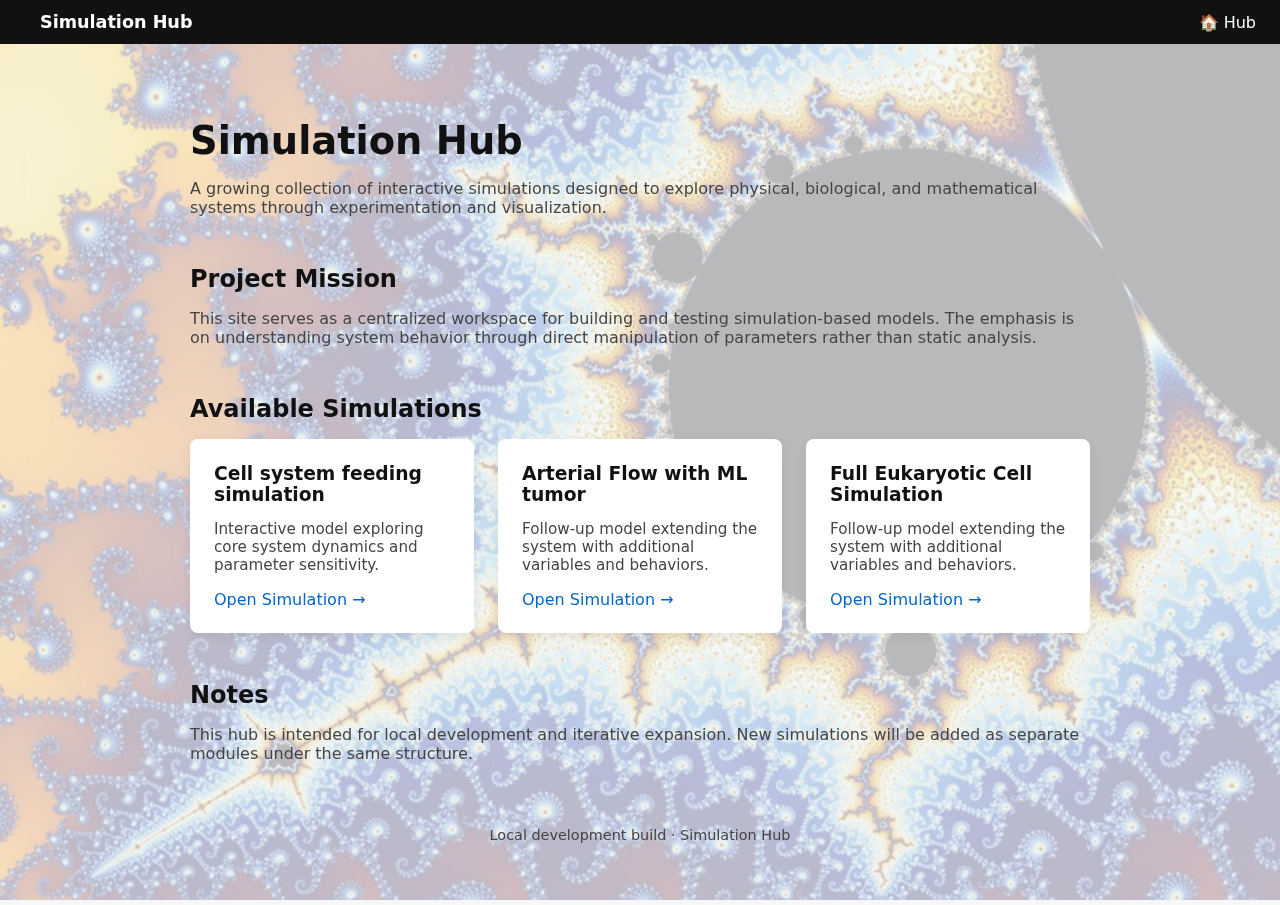
<file: index.html>
<!DOCTYPE html>
<html lang="en">
<head>
  <meta charset="UTF-8" />
  <title>Simulation Hub</title>

  <link rel="stylesheet" href="/shared/navbar.css">

  <style>
    body {
      margin: 0;
  font-family: system-ui, sans-serif;
  background: #f6f7f9;
  color: #111;
  position: relative;
    }

    .container {
      max-width: 900px;
      margin: auto;
      padding: 3rem 1.5rem;
    }

    h1 {
      font-size: 2.4rem;
      margin-bottom: 0.5rem;
    }

    h2 {
      margin-top: 3rem;
      margin-bottom: 1rem;
    }

    p {
      color: #444;
    }

    .hero {
      margin-bottom: 3rem;
    }

    .sim-grid {
      display: grid;
      grid-template-columns: repeat(auto-fit, minmax(260px, 1fr));
      gap: 1.5rem;
    }

    .sim-card {
      background: white;
      padding: 1.5rem;
      border-radius: 8px;
      box-shadow: 0 4px 12px rgba(0,0,0,0.06);
    }

    .sim-card h3 {
      margin-top: 0;
      margin-bottom: 0.5rem;
    }

    .sim-card p {
      font-size: 0.95rem;
      margin-bottom: 1rem;
    }

    .sim-card a {
      text-decoration: none;
      font-weight: 500;
      color: #0066cc;
    }

    footer {
      margin-top: 4rem;
      text-align: center;
      font-size: 0.9rem;
      color: #666;
    }

body::before {
  content: "";
  position: fixed;
  inset: 0;
  background-image: url("./fractal.jpg");
  background-size: cover;
  background-position: center;
  background-repeat: no-repeat;
  opacity: 0.25; /* adjust this (0.05–0.12 is the sweet spot) */
  z-index: -1;
}

  </style>
</head>

<body>
  <script src="/shared/navbar.js"></script>

  <div class="container">

    <!-- HERO / MISSION -->
    <section class="hero">
      <h1>Simulation Hub</h1>
      <p>
        A growing collection of interactive simulations designed to explore
        physical, biological, and mathematical systems through experimentation
        and visualization.
      </p>
    </section>

    <!-- ABOUT -->
    <section>
      <h2>Project Mission</h2>
      <p>
        This site serves as a centralized workspace for building and testing
        simulation-based models. The emphasis is on understanding system behavior
        through direct manipulation of parameters rather than static analysis.
      </p>
    </section>

    <!-- SIMULATIONS -->
    <section>
      <h2>Available Simulations</h2>

      <div class="sim-grid">


        <div class="sim-card">
          <h3>Cell system feeding simulation</h3>
          <p>
            Interactive model exploring core system dynamics and parameter
            sensitivity.
          </p>
          <a href="./sims/Simulation_1.0/">Open Simulation →</a>
        </div>


        <div class="sim-card">
          <h3>Arterial Flow with ML tumor</h3>
          <p>
            Follow-up model extending the system with additional variables
            and behaviors.
          </p>
          <a href="./sims/Simulation_2.0/">Open Simulation →</a>
        </div>


        <div class="sim-card">
          <h3>Full Eukaryotic Cell Simulation</h3>
          <p>
            Follow-up model extending the system with additional variables
            and behaviors.
          </p>
          <a href="./sims/Simulation_3.0/">Open Simulation →</a>
        </div>
      </div>
    </section>

    <!-- NOTES -->
    <section>
      <h2>Notes</h2>
      <p>
        This hub is intended for local development and iterative expansion.
        New simulations will be added as separate modules under the same
        structure.
      </p>
    </section>

    <footer>
      <p>Local development build · Simulation Hub</p>
    </footer>

  </div>
</body>
</html>
</file>
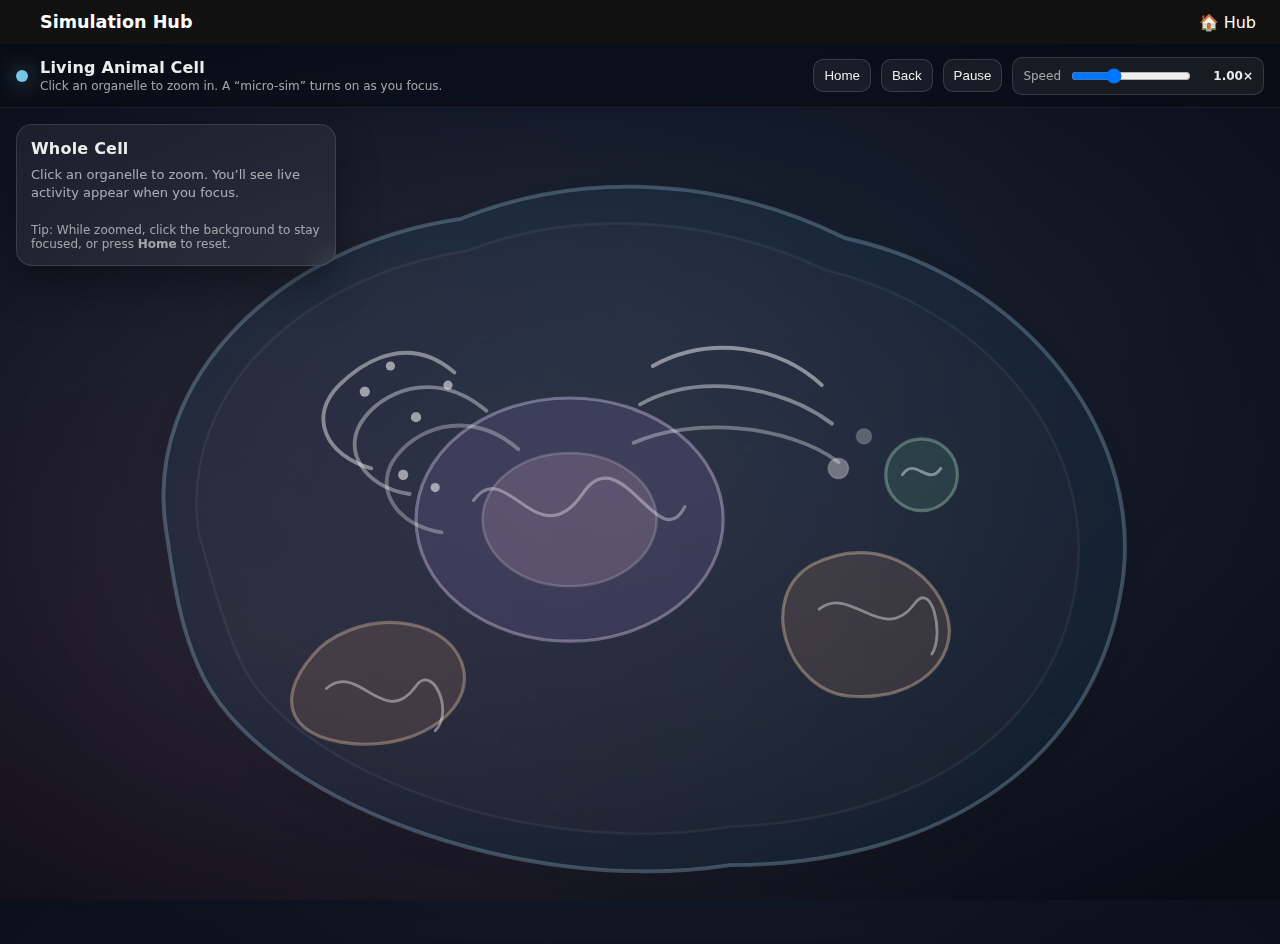
<file: sims/Simulation_3.0/index.html>
<!doctype html>
<html lang="en">
<head>
          <link rel="stylesheet" href="/shared/navbar.css">
  <meta charset="UTF-8" />
  <meta name="viewport" content="width=device-width,initial-scale=1" />
  <title>Living Animal Cell — Zoomable Organelle Simulation</title>
  <link rel="stylesheet" href="./cell.css" />
</head>
<body>
          <script src="/shared/navbar.js"></script>
  <header class="topbar">
    <div class="brand">
      <div class="dot"></div>
      <div>
        <div class="title">Living Animal Cell</div>
        <div class="subtitle">Click an organelle to zoom in. A “micro-sim” turns on as you focus.</div>
      </div>
    </div>

    <div class="controls">
      <button id="btnHome" title="Reset view">Home</button>
      <button id="btnBack" title="Back to previous view">Back</button>
      <button id="btnToggle" title="Pause/Play">Pause</button>

      <label class="speed">
        Speed
        <input id="speed" type="range" min="0.25" max="2.5" value="1" step="0.05" />
        <span id="speedVal">1.00×</span>
      </label>
    </div>
  </header>

  <main class="stage">
    <div class="panel" id="infoPanel">
      <div class="panel-title" id="panelTitle">Whole Cell</div>
      <div class="panel-body" id="panelBody">
        Click an organelle to zoom. You’ll see live activity appear when you focus.
      </div>
      <div class="panel-stats" id="panelStats"></div>
      <div class="panel-hint">
        Tip: While zoomed, click the background to stay focused, or press <b>Home</b> to reset.
      </div>
    </div>

    <svg
      id="cellSvg"
      viewBox="0 0 1000 650"
      class="cell-svg"
      role="img"
      aria-label="Interactive living animal cell simulation"
    >
      <!-- Background -->
      <defs>
        <radialGradient id="bgGrad" cx="50%" cy="45%" r="70%">
          <stop offset="0%" stop-color="rgba(255,255,255,0.06)" />
          <stop offset="100%" stop-color="rgba(255,255,255,0.00)" />
        </radialGradient>

        <filter id="softGlow" x="-50%" y="-50%" width="200%" height="200%">
          <feGaussianBlur stdDeviation="3" result="blur"/>
          <feColorMatrix in="blur" type="matrix"
            values="1 0 0 0 0
                    0 1 0 0 0
                    0 0 1 0 0
                    0 0 0 0.6 0" result="glow"/>
          <feMerge>
            <feMergeNode in="glow"/>
            <feMergeNode in="SourceGraphic"/>
          </feMerge>
        </filter>

        <filter id="shadow" x="-50%" y="-50%" width="200%" height="200%">
          <feDropShadow dx="0" dy="6" stdDeviation="8" flood-color="rgba(0,0,0,0.35)" />
        </filter>
      </defs>

      <rect x="0" y="0" width="1000" height="650" fill="url(#bgGrad)"></rect>

      <!-- Cytoplasm field (subtle flow) -->
      <g id="cytoField" opacity="0.9"></g>

      <!-- Cell membrane -->
      <g id="membrane" filter="url(#shadow)">
        <path
          id="cellBoundary"
          d="M130,330 C110,210 220,105 360,85 C460,45 570,55 660,100 C800,130 900,255 875,380 C850,520 720,590 570,590 C410,615 200,540 155,435 C140,400 136,370 130,330 Z"
          class="membrane"
        />
        <path
          d="M155,330 C140,220 235,130 365,110 C455,75 560,85 645,125 C770,155 860,260 840,375 C820,495 705,555 570,560 C420,585 235,520 190,435 C175,405 165,365 155,330 Z"
          class="membrane-inner"
          opacity="0.45"
        />
      </g>

      <!-- Organelles layer -->
      <g id="organelles">

        <!-- Nucleus -->
        <g class="organelle" data-organelle="nucleus">
          <ellipse cx="445" cy="320" rx="120" ry="95" class="nucleus" />
          <ellipse cx="445" cy="320" rx="68" ry="52" class="nucleolus" />
          <path d="M370,305 C395,270 420,350 455,300 C485,255 515,350 535,310"
                class="chromatin" />
          <text x="445" y="430" text-anchor="middle" class="label">Nucleus</text>

          <!-- Micro detail: DNA strand (shown on focus) -->
          <g class="detail" data-detail="nucleus">
            <path d="M380,315 C410,260 450,390 510,300 C555,235 600,380 615,320"
                  class="dna" />
            <path d="M385,335 C420,280 450,420 520,320 C560,265 595,400 610,340"
                  class="dna" opacity="0.6" />
          </g>
        </g>

        <!-- Mitochondria -->
        <g class="organelle" data-organelle="mito1">
          <path d="M635,355 C685,330 730,360 740,395 C750,430 715,462 665,458 C615,455 590,380 635,355 Z"
                class="mito" />
          <path
  d="M640,390 C665,370 690,420 715,385 C728,368 738,410 728,425"
  class="cristae focus-target"
  data-focus="mito1_cristae"
/>

          <text x="665" y="500" text-anchor="middle" class="label">Mitochondrion</text>

          <g class="detail" data-detail="mito1">
            <path d="M635,395 C660,360 700,440 735,392" class="cristae" opacity="0.9"/>
            <path d="M635,410 C665,380 700,455 738,408" class="cristae" opacity="0.65"/>
          </g>
        </g>

        <g class="organelle" data-organelle="mito2">
          <path d="M250,420 C285,390 345,395 360,430 C375,465 330,500 275,495 C220,490 215,455 250,420 Z"
                class="mito" opacity="0.95"/>
          <path d="M255,452 C280,430 300,485 325,450 C338,432 355,470 340,485"
                class="cristae" />
          <text x="285" y="545" text-anchor="middle" class="label">Mitochondrion</text>

          <g class="detail" data-detail="mito2">
            <path d="M252,460 C282,420 320,510 360,452" class="cristae" opacity="0.9"/>
            <path d="M252,475 C285,445 320,525 360,470" class="cristae" opacity="0.65"/>
          </g>
        </g>

        <!-- Golgi -->
        <g class="organelle" data-organelle="golgi">
          <path d="M510,200 C555,175 610,185 642,215" class="golgi" />
          <path d="M500,230 C545,205 610,215 650,245" class="golgi" opacity="0.85"/>
          <path d="M495,260 C540,240 615,245 655,275" class="golgi" opacity="0.7"/>
          <circle cx="655" cy="280" r="8" class="vesicle" />
          <circle cx="675" cy="255" r="6" class="vesicle" opacity="0.75"/>
          <text x="575" y="165" text-anchor="middle" class="label">Golgi</text>

          <g class="detail" data-detail="golgi">
            <circle cx="695" cy="265" r="7" class="vesicle" opacity="0.9"/>
            <circle cx="680" cy="295" r="6" class="vesicle" opacity="0.7"/>
          </g>
        </g>

        <!-- Rough ER -->
        <g class="organelle" data-organelle="rer">
          <path d="M355,205 C320,175 285,195 265,215 C240,240 255,270 290,280"
                class="er" />
          <path d="M380,235 C345,205 305,215 285,240 C265,265 285,295 320,300"
                class="er" opacity="0.85"/>
          <path d="M405,265 C370,235 330,245 310,270 C290,295 310,325 345,330"
                class="er" opacity="0.7"/>
          <!-- ribosomes -->
          <g class="ribos">
            <circle cx="285" cy="220" r="4" class="ribosome"/>
            <circle cx="305" cy="200" r="3.6" class="ribosome"/>
            <circle cx="325" cy="240" r="4" class="ribosome"/>
            <circle cx="350" cy="215" r="3.6" class="ribosome"/>
            <circle cx="315" cy="285" r="4" class="ribosome"/>
            <circle cx="340" cy="295" r="3.6" class="ribosome"/>
          </g>
          <text x="320" y="165" text-anchor="middle" class="label">Rough ER</text>

          <g class="detail" data-detail="rer">
            <circle cx="370" cy="240" r="4" class="ribosome" opacity="0.95"/>
            <circle cx="395" cy="260" r="4" class="ribosome" opacity="0.85"/>
            <circle cx="360" cy="310" r="4" class="ribosome" opacity="0.75"/>
          </g>
        </g>

        <!-- Lysosome -->
        <g class="organelle" data-organelle="lyso">
          <circle cx="720" cy="285" r="28" class="lyso"/>
          <path d="M705,285 C715,270 725,295 735,280" class="lyso-swirl"/>
          <text x="720" y="340" text-anchor="middle" class="label">Lysosome</text>

          <g class="detail" data-detail="lyso">
            <path d="M708,295 C718,280 726,305 738,292" class="lyso-swirl" opacity="0.8"/>
          </g>
        </g>

      </g>

      <!-- Live particles layer (spawned/updated by JS) -->
      <g id="particles"></g>

      <!-- Click catcher (helps with “click background” behaviors if you want later) -->
      <rect x="0" y="0" width="1000" height="650" fill="transparent" pointer-events="none"></rect>
    </svg>
  </main>

  <script src="./cell.js"></script>
</body>
</html>
</file>
<file: shared/navbar.css>
.navbar {
  display: flex;
  justify-content: space-between;
  align-items: center;
  padding: 0.75rem 1.5rem;
  background: #111;
  color: white;
}

.navbar a {
  color: white;
  text-decoration: none;
  margin-left: 1rem;
}

.navbar a:hover {
  text-decoration: underline;
}

.nav-brand {
  font-weight: bold;
  font-size: 1.1rem;
}
</file>
<file: sims/Simulation_3.0/cell.css>
:root{
  --bg: #070a12;
  --fg: rgba(255,255,255,0.92);
  --muted: rgba(255,255,255,0.62);
  --panel: rgba(255,255,255,0.06);
  --panel2: rgba(255,255,255,0.08);
  --stroke: rgba(255,255,255,0.24);
  --hot: rgba(255,255,255,0.95);
}

*{ box-sizing: border-box; }
html,body{ height:100%; }
body{
  margin:0;
  font-family: ui-sans-serif, system-ui, -apple-system, Segoe UI, Roboto, Helvetica, Arial;
  background: radial-gradient(1200px 800px at 50% 35%, rgba(110,160,255,0.10), rgba(0,0,0,0.0)),
              radial-gradient(800px 600px at 20% 70%, rgba(255,140,180,0.09), rgba(0,0,0,0.0)),
              var(--bg);
  color: var(--fg);
  overflow:hidden;
}

.topbar{
  height: 64px;
  display:flex;
  align-items:center;
  justify-content:space-between;
  padding: 0 16px;
  border-bottom: 1px solid rgba(255,255,255,0.08);
  background: rgba(0,0,0,0.25);
  backdrop-filter: blur(10px);
}

.brand{
  display:flex;
  align-items:center;
  gap: 12px;
}
.brand .dot{
  width: 12px; height: 12px;
  border-radius: 999px;
  background: rgba(130,220,255,0.9);
  box-shadow: 0 0 22px rgba(130,220,255,0.6);
}
.title{ font-weight: 700; letter-spacing: 0.2px; }
.subtitle{ font-size: 12px; color: var(--muted); margin-top: 2px; }

.controls{
  display:flex;
  align-items:center;
  gap: 10px;
}
button{
  appearance:none;
  border: 1px solid rgba(255,255,255,0.14);
  background: rgba(255,255,255,0.06);
  color: var(--fg);
  padding: 8px 10px;
  border-radius: 10px;
  cursor:pointer;
  transition: transform 120ms ease, background 120ms ease, border 120ms ease;
}
button:hover{
  background: rgba(255,255,255,0.10);
  border-color: rgba(255,255,255,0.22);
  transform: translateY(-1px);
}
button:active{ transform: translateY(0px); }

.speed{
  display:flex;
  align-items:center;
  gap: 8px;
  padding: 8px 10px;
  border-radius: 10px;
  border: 1px solid rgba(255,255,255,0.14);
  background: rgba(255,255,255,0.06);
  font-size: 12px;
  color: var(--muted);
}
.speed input{ width: 120px; }
#speedVal{ color: var(--fg); font-weight: 600; min-width: 52px; text-align:right; }

.stage{
  position: relative;
  height: calc(100% - 64px);
  width: 100%;
}

.panel{
  position:absolute;
  left: 16px;
  top: 16px;
  width: 320px;
  max-width: calc(100% - 32px);
  background: rgba(255,255,255,0.06);
  border: 1px solid rgba(255,255,255,0.12);
  border-radius: 16px;
  padding: 14px;
  backdrop-filter: blur(10px);
  box-shadow: 0 18px 40px rgba(0,0,0,0.35);
  z-index: 3;
}
.panel-title{
  font-weight: 800;
  margin-bottom: 8px;
  letter-spacing: 0.2px;
}
.panel-body{
  color: var(--muted);
  font-size: 13px;
  line-height: 1.35;
}
.panel-stats{
  margin-top: 12px;
  display:grid;
  grid-template-columns: 1fr 1fr;
  gap: 8px;
  font-size: 12px;
}
.stat{
  background: rgba(255,255,255,0.06);
  border: 1px solid rgba(255,255,255,0.10);
  border-radius: 12px;
  padding: 8px;
}
.stat .k{ color: var(--muted); font-size: 11px; }
.stat .v{ font-weight: 800; margin-top: 2px; }
.panel-hint{
  margin-top: 10px;
  font-size: 12px;
  color: rgba(255,255,255,0.58);
}

.cell-svg{
  width: 100%;
  height: 100%;
  display:block;
}

/* Organelles styling */
.membrane{
  fill: rgba(70,180,255,0.06);
  stroke: rgba(180,230,255,0.25);
  stroke-width: 3;
}
.membrane-inner{
  fill: rgba(255,140,190,0.04);
  stroke: rgba(255,255,255,0.12);
  stroke-width: 2;
}

.organelle{
  cursor: pointer;
  transform-origin: center;
}
.organelle .label{
  font-size: 14px;
  fill: rgba(255,255,255,0.68);
  opacity: 0.0;
  pointer-events:none;
}
.organelle:hover .label{ opacity: 0.9; }

.nucleus{
  fill: rgba(200,150,255,0.12);
  stroke: rgba(240,220,255,0.35);
  stroke-width: 2.5;
}
.nucleolus{
  fill: rgba(255,190,220,0.16);
  stroke: rgba(255,255,255,0.18);
  stroke-width: 2;
}
.chromatin{
  fill:none;
  stroke: rgba(255,255,255,0.35);
  stroke-width: 2.5;
  stroke-linecap: round;
}
.dna{
  fill:none;
  stroke: rgba(180,230,255,0.9);
  stroke-width: 3;
  stroke-linecap: round;
  filter: url(#softGlow);
}

.mito{
  fill: rgba(255,170,120,0.12);
  stroke: rgba(255,220,180,0.35);
  stroke-width: 2.5;
}
.cristae{
  fill:none;
  stroke: rgba(255,255,255,0.40);
  stroke-width: 2.2;
  stroke-linecap: round;
}

.golgi{
  fill:none;
  stroke: rgba(255,255,255,0.48);
  stroke-width: 3;
  stroke-linecap: round;
}
.vesicle{
  fill: rgba(255,255,255,0.35);
  stroke: rgba(255,255,255,0.18);
  stroke-width: 1.2;
}

.er{
  fill:none;
  stroke: rgba(255,255,255,0.44);
  stroke-width: 3;
  stroke-linecap: round;
}
.ribosome{
  fill: rgba(255,255,255,0.55);
}

.lyso{
  fill: rgba(140,255,180,0.10);
  stroke: rgba(200,255,220,0.30);
  stroke-width: 2.5;
}
.lyso-swirl{
  fill:none;
  stroke: rgba(255,255,255,0.42);
  stroke-width: 2.3;
  stroke-linecap: round;
}

/* Detail groups are only visible when focused */
.detail{ opacity: 0; transition: opacity 180ms ease; pointer-events:none; }
.focused .detail{ opacity: 1; }

/* Cytoplasm particles */
.cytodot{
  fill: rgba(255,255,255,0.10);
}

/* Live micro-sim particles */
.p{
  opacity: 0.92;
  filter: url(#softGlow);
}

/* Small “alive” wobble */
@keyframes floaty {
  0% { transform: translate(0px, 0px); }
  50% { transform: translate(0px, -1.6px); }
  100% { transform: translate(0px, 0px); }
}
.organelle{ animation: floaty 3.2s ease-in-out infinite; }
.organelle:nth-child(2){ animation-duration: 3.8s; }
.organelle:nth-child(3){ animation-duration: 4.3s; }
.organelle:nth-child(4){ animation-duration: 3.6s; }
</file>
